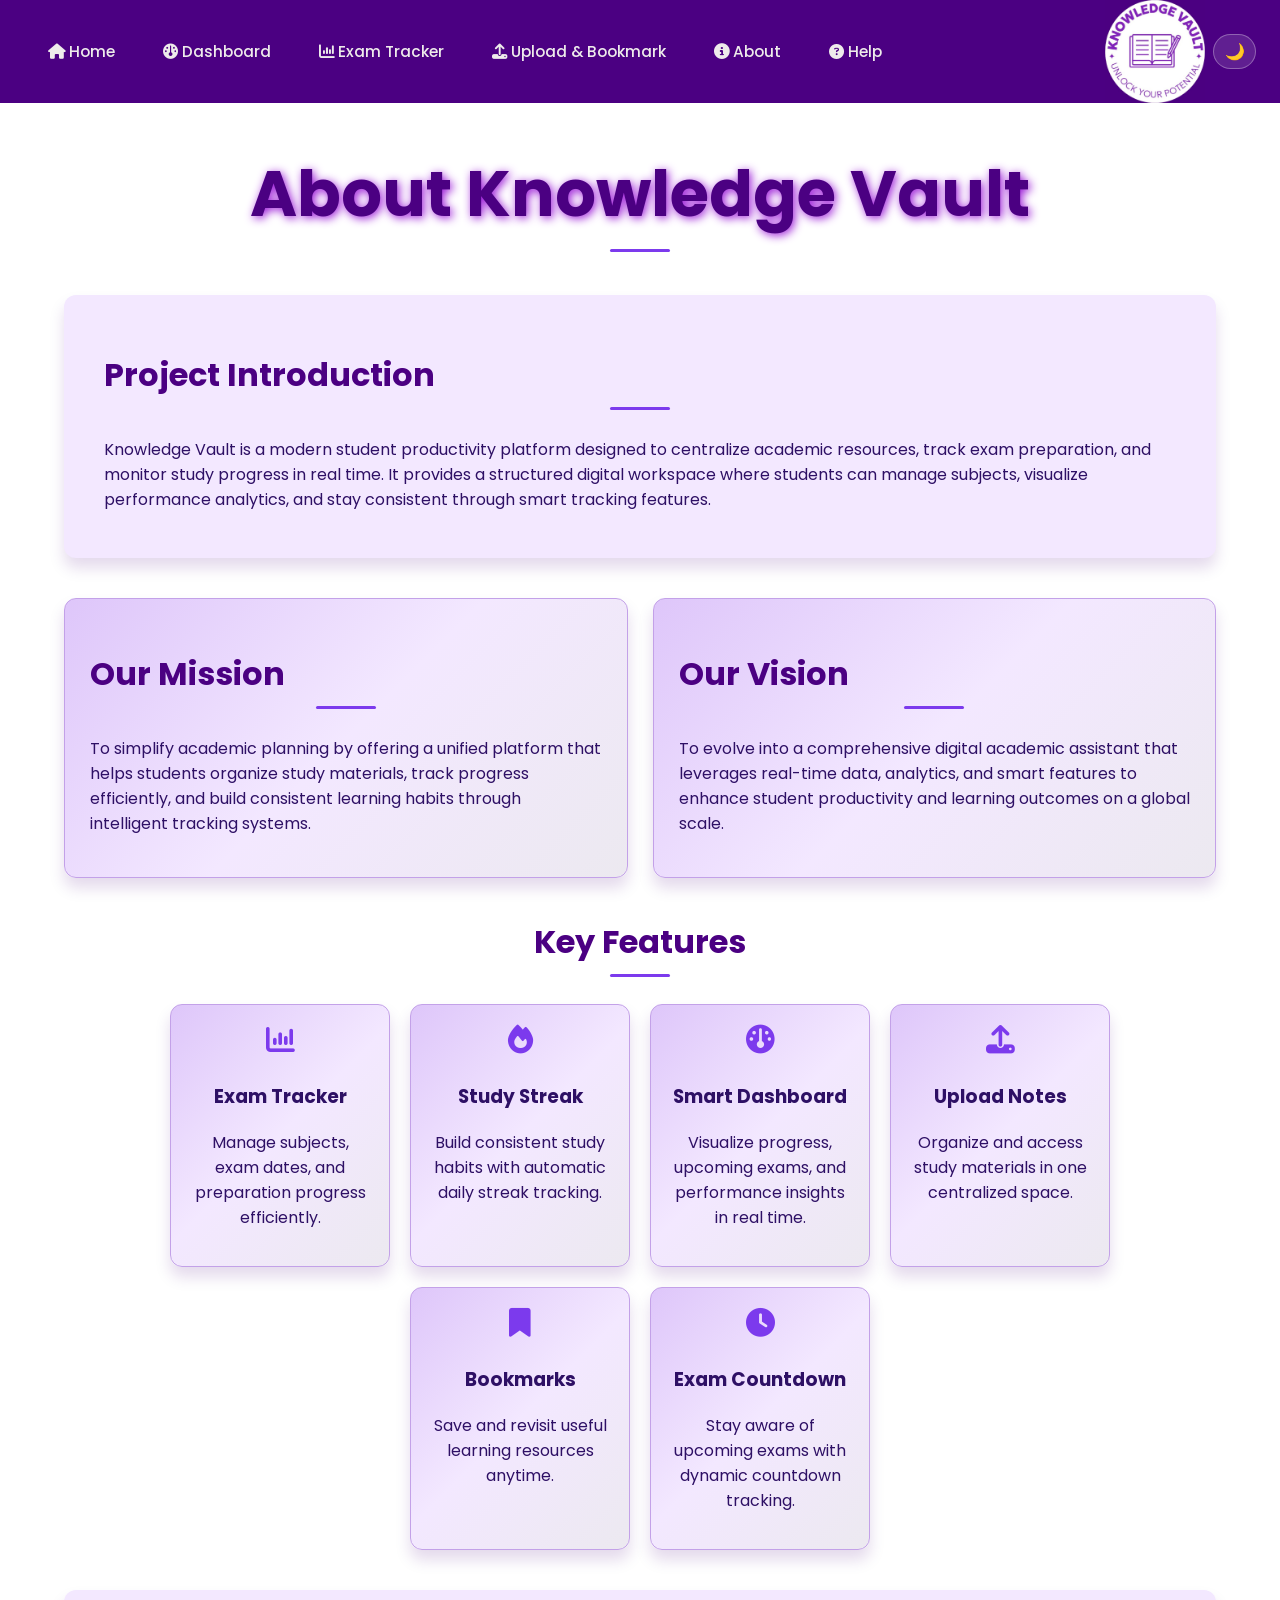
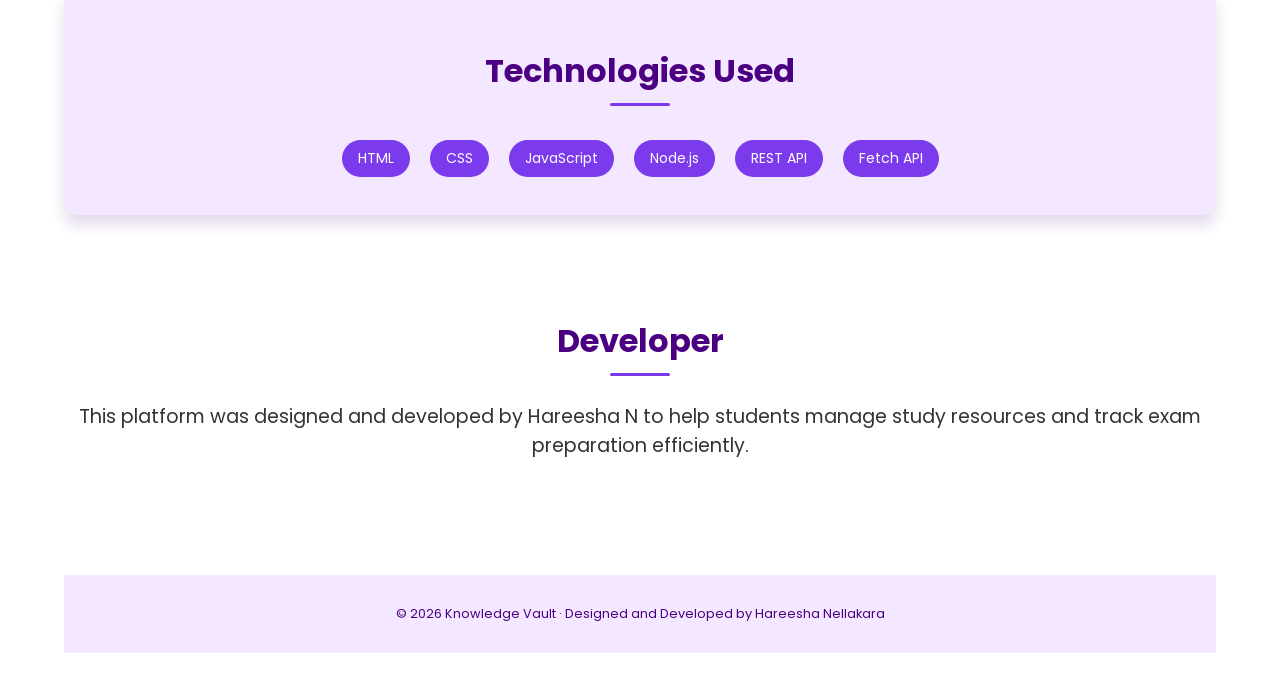
<file: about.html>
<!DOCTYPE html>
<html lang="en">

<head>
    <title>About — Knowledge Vault</title>
    <link rel="preconnect" href="https://fonts.googleapis.com">
    <link rel="preconnect" href="https://fonts.gstatic.com" crossorigin>
    <link href="https://fonts.googleapis.com/css2?family=Poppins:wght@400;500;600&display=swap" rel="stylesheet">
    <link rel="stylesheet"
        href="https://fonts.googleapis.com/css2?family=Material+Symbols+Outlined:opsz,wght,FILL,GRAD@24,400,0,0&icon_names=home" />

    <link rel="icon" href="logo.jpg">


    <link rel="stylesheet" href="https://cdnjs.cloudflare.com/ajax/libs/font-awesome/6.5.0/css/all.min.css">

    <link rel="stylesheet" href="style.css">
</head>

<body>

    <!-- Navbar -->

    <div class="navbar">
        <div class="navlinks" id="navLinks">
            <ul>
                <li><a href="index.html"><i class="fa-solid fa-house"></i> Home</a></li>
                <li><a href="dashboard.html"><i class="fa-solid fa-gauge"></i> Dashboard</a></li>
                <li><a href="exam_tracker.html"><i class="fa-solid fa-chart-column"></i> Exam Tracker</a></li>
                <li><a href="upload_bookmark.html"><i class="fa-solid fa-upload"></i> Upload & Bookmark</a></li>
                <li><a href="about.html"><i class="fa-solid fa-circle-info"></i> About</a></li>
                <li><a href="help.html"><i class="fa-solid fa-circle-question"></i> Help</a></li>
            </ul>
        </div>
        <div id="logo">
            <img src="logo.jpg" alt="logo">
        </div>
        <div class="hamburger" id="hamburger" onclick="toggleMenu()">
            ☰

        </div>

        <button id="darkToggle" onclick="toggleDark()" title="Toggle Dark Mode">🌙</button>
    </div>
    <div class="about-container">

        <h1 class="main-heading">About Knowledge Vault</h1>


        <!-- INTRODUCTION -->

        <div class="about-intro">
            <h2 class="headings">Project Introduction</h2>
            <p>
                Knowledge Vault is a modern student productivity platform designed to centralize
                academic resources, track exam preparation, and monitor study progress in real time.
                It provides a structured digital workspace where students can manage subjects,
                visualize performance analytics, and stay consistent through smart tracking features.
            </p>
        </div>


        <!-- MISSION VISION -->

        <div class="mv-grid">

            <div class="mv-card">
                <h2 class="headings">Our Mission</h2>
                <p>
                    To simplify academic planning by offering a unified platform that helps students
                    organize study materials, track progress efficiently, and build consistent
                    learning habits through intelligent tracking systems.
                </p>
            </div>

            <div class="mv-card">
                <h2 class="headings">Our Vision</h2>
                <p>
                    To evolve into a comprehensive digital academic assistant that leverages
                    real-time data, analytics, and smart features to enhance student productivity
                    and learning outcomes on a global scale.
                </p>
            </div>

        </div>


        <!-- FEATURES -->

        <h2 class="headings">Key Features</h2>

        <div class="features-row">

            <div class="feature-card">
                <i class="fa-solid fa-chart-column"></i>
                <h3>Exam Tracker</h3>
                <p>Manage subjects, exam dates, and preparation progress efficiently.</p>
            </div>

            <div class="feature-card">
                <i class="fa-solid fa-fire"></i>
                <h3>Study Streak</h3>
                <p>Build consistent study habits with automatic daily streak tracking.</p>
            </div>

            <div class="feature-card">
                <i class="fa-solid fa-gauge"></i>
                <h3>Smart Dashboard</h3>
                <p>Visualize progress, upcoming exams, and performance insights in real time.</p>
            </div>

            <div class="feature-card">
                <i class="fa-solid fa-upload"></i>
                <h3>Upload Notes</h3>
                <p>Organize and access study materials in one centralized space.</p>
            </div>

            <div class="feature-card">
                <i class="fa-solid fa-bookmark"></i>
                <h3>Bookmarks</h3>
                <p>Save and revisit useful learning resources anytime.</p>
            </div>

            <div class="feature-card">
                <i class="fa-solid fa-clock"></i>
                <h3>Exam Countdown</h3>
                <p>Stay aware of upcoming exams with dynamic countdown tracking.</p>
            </div>

        </div>


        <!-- TECH STACK -->

        <div class="tech-box">

            <h2 class="headings">Technologies Used</h2>

            <div class="tech-stack">
                <span>HTML</span>
                <span>CSS</span>
                <span>JavaScript</span>
                <span>Node.js</span>
                <span>REST API</span>
                <span>Fetch API</span>
            </div>

        </div>

        <br><br><br>

        <h2 class="headings">Developer</h2>
        <p class="text">
            This platform was designed and developed by Hareesha N to help students manage
            study resources and track exam preparation efficiently.
        </p>


        <footer>
            © 2026 Knowledge Vault · Designed and Developed by Hareesha Nellakara
        </footer>
        <script>
            document.getElementById('hamburger').addEventListener('click', function () {
                this.classList.toggle('open');
                document.getElementById('navLinks').classList.toggle('open');
            });
            function toggleDark() {
                const isDark = document.body.classList.toggle('dark');
                localStorage.setItem('darkMode', isDark ? 'on' : 'off');
                document.getElementById('darkToggle').textContent = isDark ? '☀️' : '🌙';
            }

            // On page load — restore saved preference
            (function () {
                if (localStorage.getItem('darkMode') === 'on') {
                    document.body.classList.add('dark');
                    const btn = document.getElementById('darkToggle');
                    if (btn) btn.textContent = '☀️';
                }
            })();
        </script>
</body>

</html>
</file>
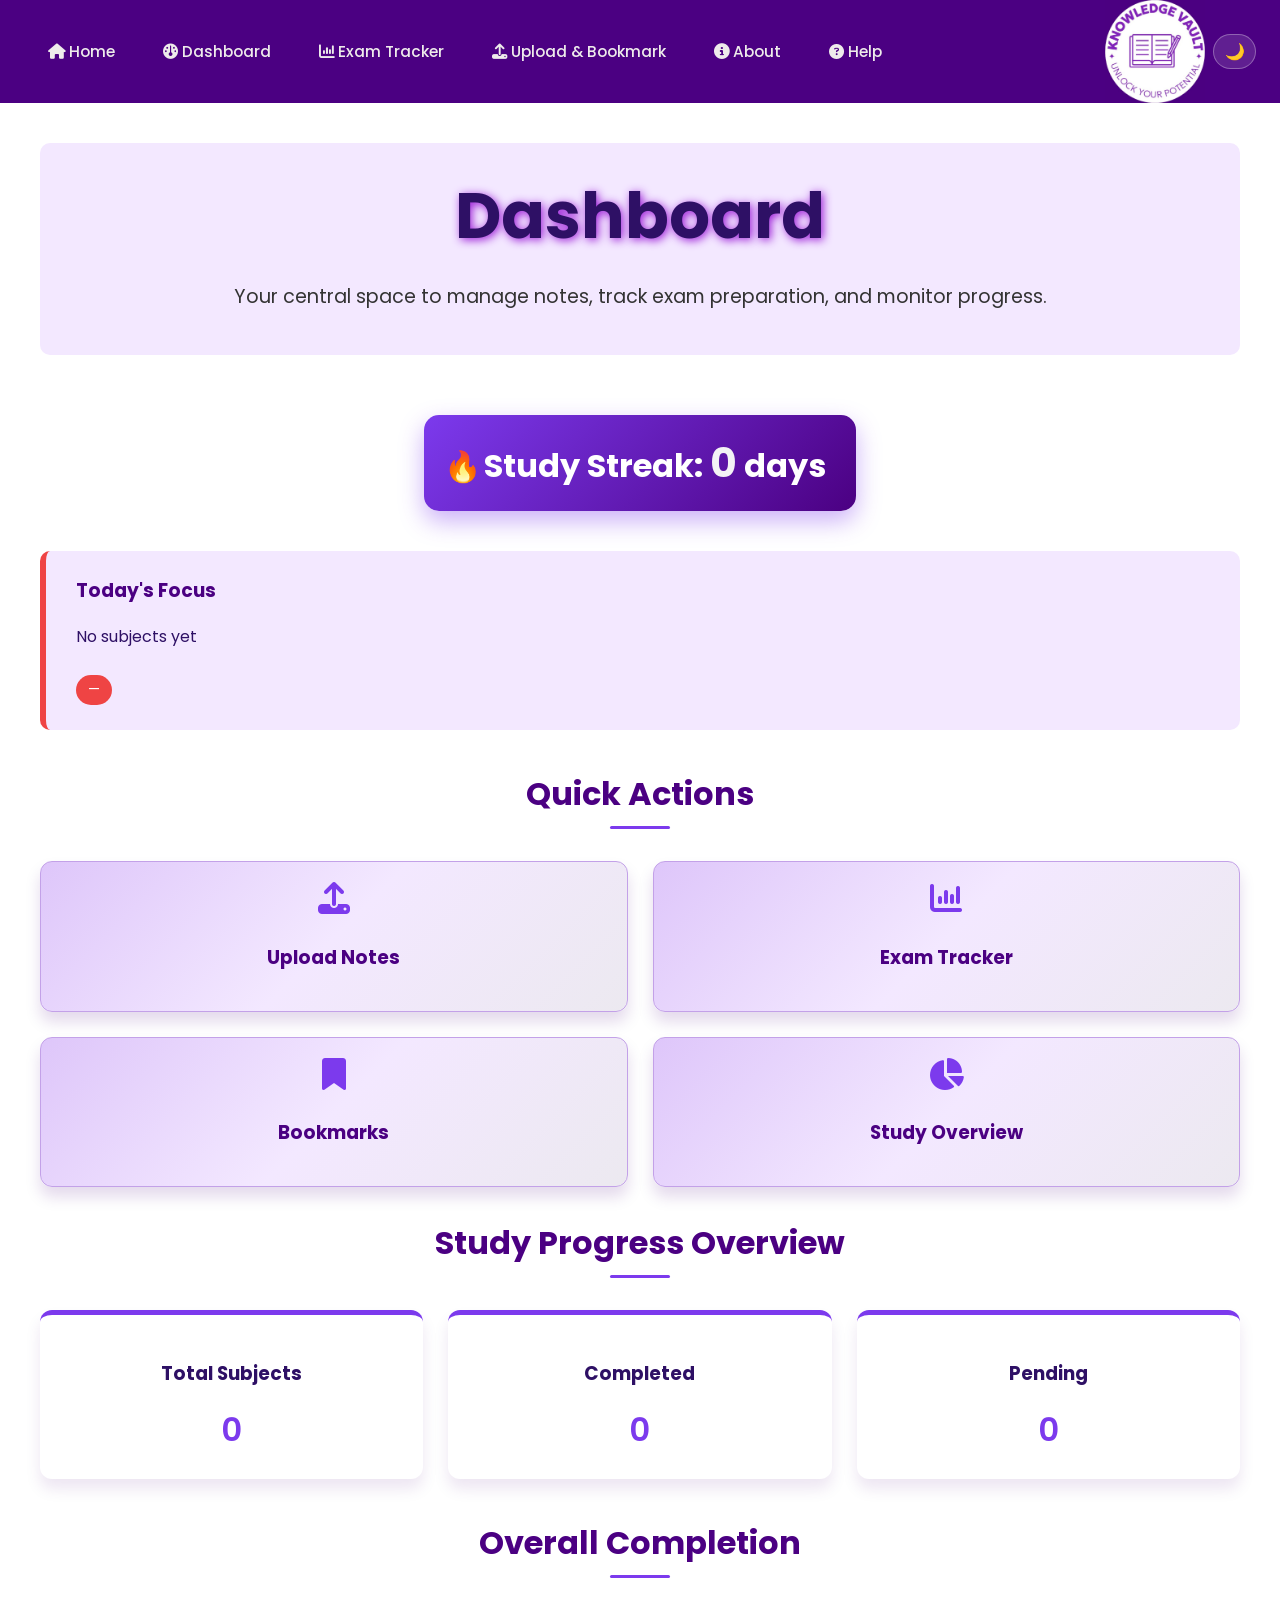
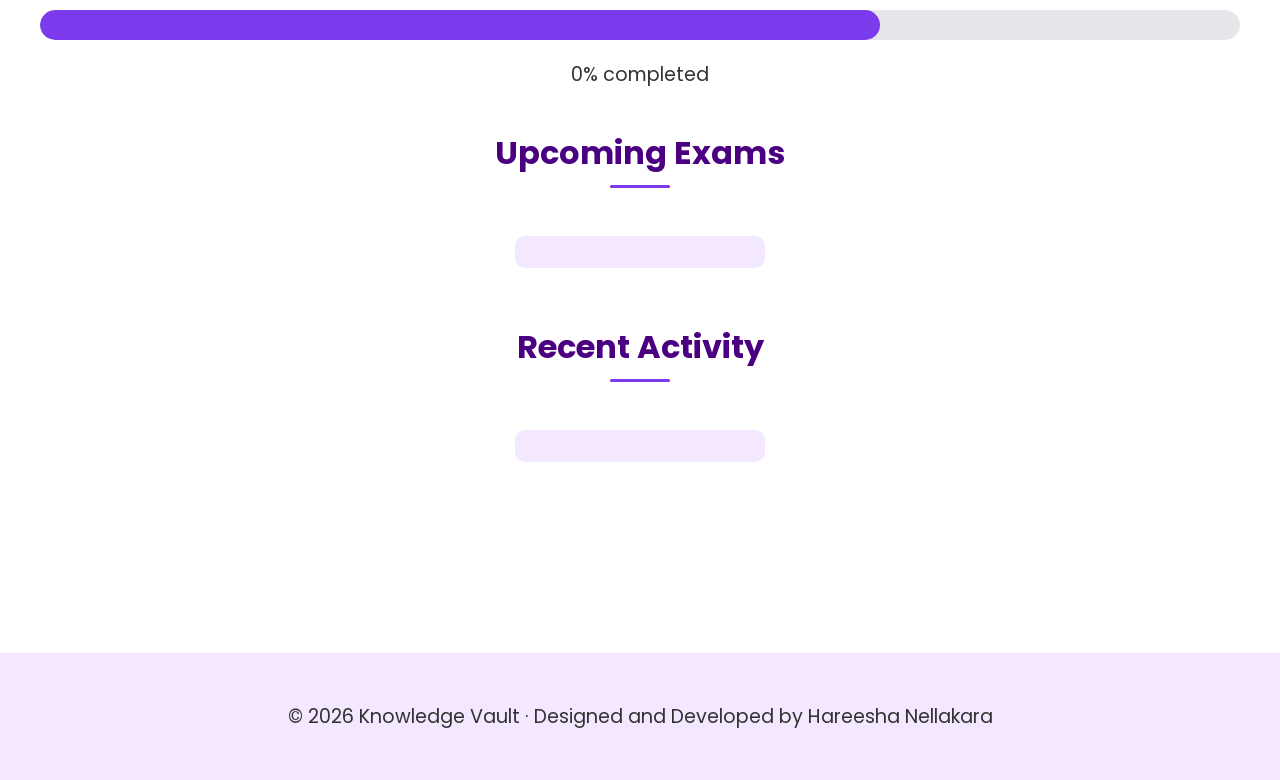
<file: dashboard.html>
<!DOCTYPE html>
<html lang="en">

<head>
    <title>Dashboard | Knowledge Vault</title>
    <link rel="icon" href="logo.jpg">
    <link rel="preconnect" href="https://fonts.googleapis.com">
    <link rel="preconnect" href="https://fonts.gstatic.com" crossorigin>
    <link href="https://fonts.googleapis.com/css2?family=Poppins:wght@400;500;600&display=swap" rel="stylesheet">

    <link rel="stylesheet" href="https://cdnjs.cloudflare.com/ajax/libs/font-awesome/6.5.0/css/all.min.css">

    <link rel="stylesheet" href="style.css">
</head>

<body>

    <!-- Navbar -->

    <div class="navbar">
        <div class="navlinks" id="navLinks">
            <ul>
                <li><a href="index.html"><i class="fa-solid fa-house"></i> Home</a></li>
                <li><a href="dashboard.html"><i class="fa-solid fa-gauge"></i> Dashboard</a></li>
                <li><a href="exam_tracker.html"><i class="fa-solid fa-chart-column"></i> Exam Tracker</a></li>
                <li><a href="upload_bookmark.html"><i class="fa-solid fa-upload"></i> Upload & Bookmark</a></li>
                <li><a href="about.html"><i class="fa-solid fa-circle-info"></i> About</a></li>
                <li><a href="help.html"><i class="fa-solid fa-circle-question"></i> Help</a></li>
            </ul>
        </div>
        <div id="logo">
            <img src="logo.jpg" alt="logo">
        </div>
        <div class="hamburger" id="hamburger" onclick="toggleMenu()">
            ☰
        
            
        </div>
        <button id="darkToggle" onclick="toggleDark()" title="Toggle Dark Mode">🌙</button>

    </div>


    <!-- Dashboard Content -->
    <div class="common dashboard">

        <!-- Welcome Section -->
        <section class="dashboard-welcome">
            <h1>Dashboard</h1>
            <p class="text">
                Your central space to manage notes, track exam preparation, and monitor progress.
            </p>
        </section>

        <div class="streak-wrapper">
            <div class="streak-box">
                Study Streak: <span id="streakCount">0</span> days
            </div>
        </div>

        <!-- Today's Focus -->
        <section class="focus-box">
            <h3>Today's Focus</h3>
            <p id="todayFocus">No subjects yet</p>
            <span class="focus-tag" id="focusPriority">—</span>
        </section>

        <!-- Quick Actions -->
        <section>
            <p class="headings">Quick Actions</p>

            <div class="dashboard-actions">
                <a href="upload_bookmark.html" class="dashboard-card">
                    <i class="fa-solid fa-upload"></i>
                    <h3>Upload Notes</h3>
                </a>

                <a href="exam_tracker.html" class="dashboard-card">
                    <i class="fa-solid fa-chart-column"></i>
                    <h3>Exam Tracker</h3>
                </a>

                <a href="upload_bookmark.html" class="dashboard-card">
                    <i class="fa-solid fa-bookmark"></i>
                    <h3>Bookmarks</h3>
                </a>

                <a href="#" class="dashboard-card">
                    <i class="fa-solid fa-chart-pie"></i>
                    <h3>Study Overview</h3>
                </a>
            </div>
        </section>

        <!-- Study Progress Overview -->
        <section>
            <p class="headings">Study Progress Overview</p>

            <div class="progress-cards">
                <div class="progress-box">
                    <h3>Total Subjects</h3>
                    <p id="totalSubjects">0</p>
                </div>

                <div class="progress-box">
                    <h3>Completed</h3>
                    <p id="completedSubjects">0</p>
                </div>

                <div class="progress-box">
                    <h3>Pending</h3>
                    <p id="pendingSubjects">0</p>
                </div>
            </div>
        </section>

        <!-- Overall Completion -->
        <section class="overall-progress">
            <p class="headings">Overall Completion</p>

            <div class="progress-bar">
                <div class="progress-fill" id="overallBar"></div>
            </div>

            <p class="text" id="overallText">0% completed</p>
        </section>



        <!-- Upcoming Exams -->
        <section class="upcoming">
            <p class="headings">Upcoming Exams</p>
            <ul id="upcomingList"></ul>
        </section>

        <!-- Recent Activity -->
        <section class="recent-activity">
            <p class="headings">Recent Activity</p>
            <ul id="activityList"></ul>
        </section>





    </div>

    <!-- Footer -->
    <footer>
        <p class="text">© 2026 Knowledge Vault · Designed and Developed by Hareesha Nellakara</p>
    </footer>


    <script src="dashboard.js"></script>
    <script>
        document.getElementById('hamburger').addEventListener('click', function () {
            this.classList.toggle('open');
            document.getElementById('navLinks').classList.toggle('open');
        });
        function toggleDark() {
            const isDark = document.body.classList.toggle('dark');
            localStorage.setItem('darkMode', isDark ? 'on' : 'off');
            document.getElementById('darkToggle').textContent = isDark ? '☀️' : '🌙';
        }

        // On page load — restore saved preference
        (function () {
            if (localStorage.getItem('darkMode') === 'on') {
                document.body.classList.add('dark');
                const btn = document.getElementById('darkToggle');
                if (btn) btn.textContent = '☀️';
            }
        })();
    </script>
</body>

</html>
</file>
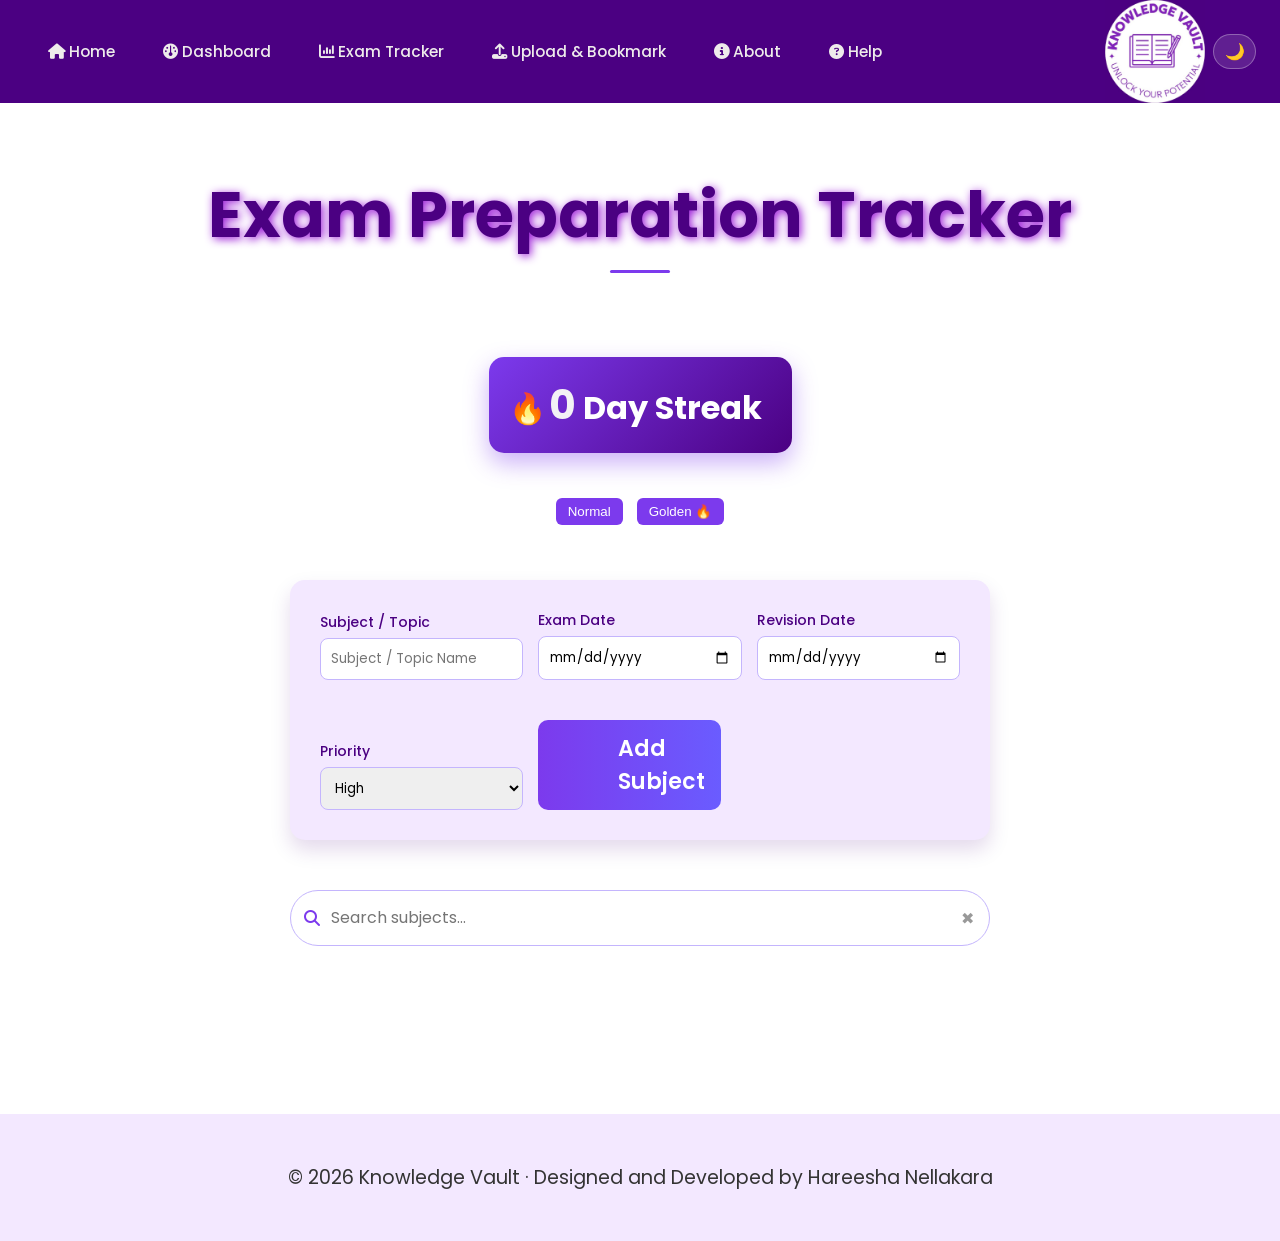
<file: exam_tracker.html>
<!DOCTYPE html>
<html lang="en">

<head>
    <title>Exam Tracker | Knowledge Vault</title>

    <link rel="stylesheet" href="style.css">
    <link rel="icon" href="logo.jpg">
    <link rel="preconnect" href="https://fonts.googleapis.com">
    <link href="https://fonts.googleapis.com/css2?family=Poppins:wght@400;500;600&display=swap" rel="stylesheet">
    <link rel="stylesheet" href="https://cdnjs.cloudflare.com/ajax/libs/font-awesome/6.5.0/css/all.min.css">

</head>

<body>



    <!-- Navbar -->

    <div class="navbar">
        <div class="navlinks" id="navLinks">
            <ul>
                <li><a href="index.html"><i class="fa-solid fa-house"></i> Home</a></li>
                <li><a href="dashboard.html"><i class="fa-solid fa-gauge"></i> Dashboard</a></li>
                <li><a href="exam_tracker.html"><i class="fa-solid fa-chart-column"></i> Exam Tracker</a></li>
                <li><a href="upload_bookmark.html"><i class="fa-solid fa-upload"></i> Upload & Bookmark</a></li>
                <li><a href="about.html"><i class="fa-solid fa-circle-info"></i> About</a></li>
                <li><a href="help.html"><i class="fa-solid fa-circle-question"></i> Help</a></li>
            </ul>
        </div>
        <div id="logo">
            <img src="logo.jpg" alt="logo">
        </div>
        <div class="hamburger" id="hamburger" onclick="toggleMenu()">
            ☰
            
        </div>

        <button id="darkToggle" onclick="toggleDark()" title="Toggle Dark Mode">🌙</button>
    </div>


    <div class="common">

        <p class="main-heading">Exam Preparation Tracker</p>

        <!-- STREAK -->
        <div class="streak-wrapper">
            <div class="streak-box">
                <span id="streakCount">0</span> Day Streak
            </div>
        </div>
        <div class="demo-buttons">
            <button onclick="demoNormal()">Normal</button>
            <button onclick="demoGolden()">Golden 🔥</button>
        </div>

        <!-- ADD SUBJECT FORM -->
        <div class="section-box">

            <form id="examForm" class="exam-form">

                <div class="form-group">
                    <label>Subject / Topic</label>
                    <input type="text" id="subjectName" class="topic-check" placeholder="Subject / Topic Name" required>
                </div>

                <div class="form-group">
                    <label>Exam Date</label>
                    <input type="date" id="examDate" class="topic-check" required>
                </div>

                <div class="form-group">
                    <label>Revision Date</label>
                    <input type="date" id="reviseDate" class="topic-check">
                </div>

                <div class="form-group">
                    <label>Priority</label>
                    <select id="priority" class="topic-check">
                        <option value="High">High</option>
                        <option value="Medium">Medium</option>
                        <option value="Low">Low</option>
                    </select>
                </div>

                <button type="submit" class="btn-main">Add Subject</button>

            </form>

        </div>
        <!-- SEARCH BAR -->
        <div class="search-container">
            <i class="fa-solid fa-magnifying-glass"></i>
            <input type="text" id="searchBox" placeholder="Search subjects...">
            <span class="clear-btn" onclick="clearSearch()">✖</span>
        </div>

        <!-- SUBJECT CARDS -->
        <div id="subjectsGrid" class="subjects-grid"></div>

    </div>

    <footer>
        <p class="text">© 2026 Knowledge Vault · Designed and Developed by Hareesha Nellakara</p>
    </footer>

    <script src="exam_tracker.js"></script>
    <script>
        document.getElementById('hamburger').addEventListener('click', function () {
            this.classList.toggle('open');
            document.getElementById('navLinks').classList.toggle('open');
        });

        function toggleDark() {
            const isDark = document.body.classList.toggle('dark');
            localStorage.setItem('darkMode', isDark ? 'on' : 'off');
            document.getElementById('darkToggle').textContent = isDark ? '☀️' : '🌙';
        }

        // On page load — restore saved preference
        (function () {
            if (localStorage.getItem('darkMode') === 'on') {
                document.body.classList.add('dark');
                const btn = document.getElementById('darkToggle');
                if (btn) btn.textContent = '☀️';
            }
        })();
    </script>
</body>

</html>
</file>
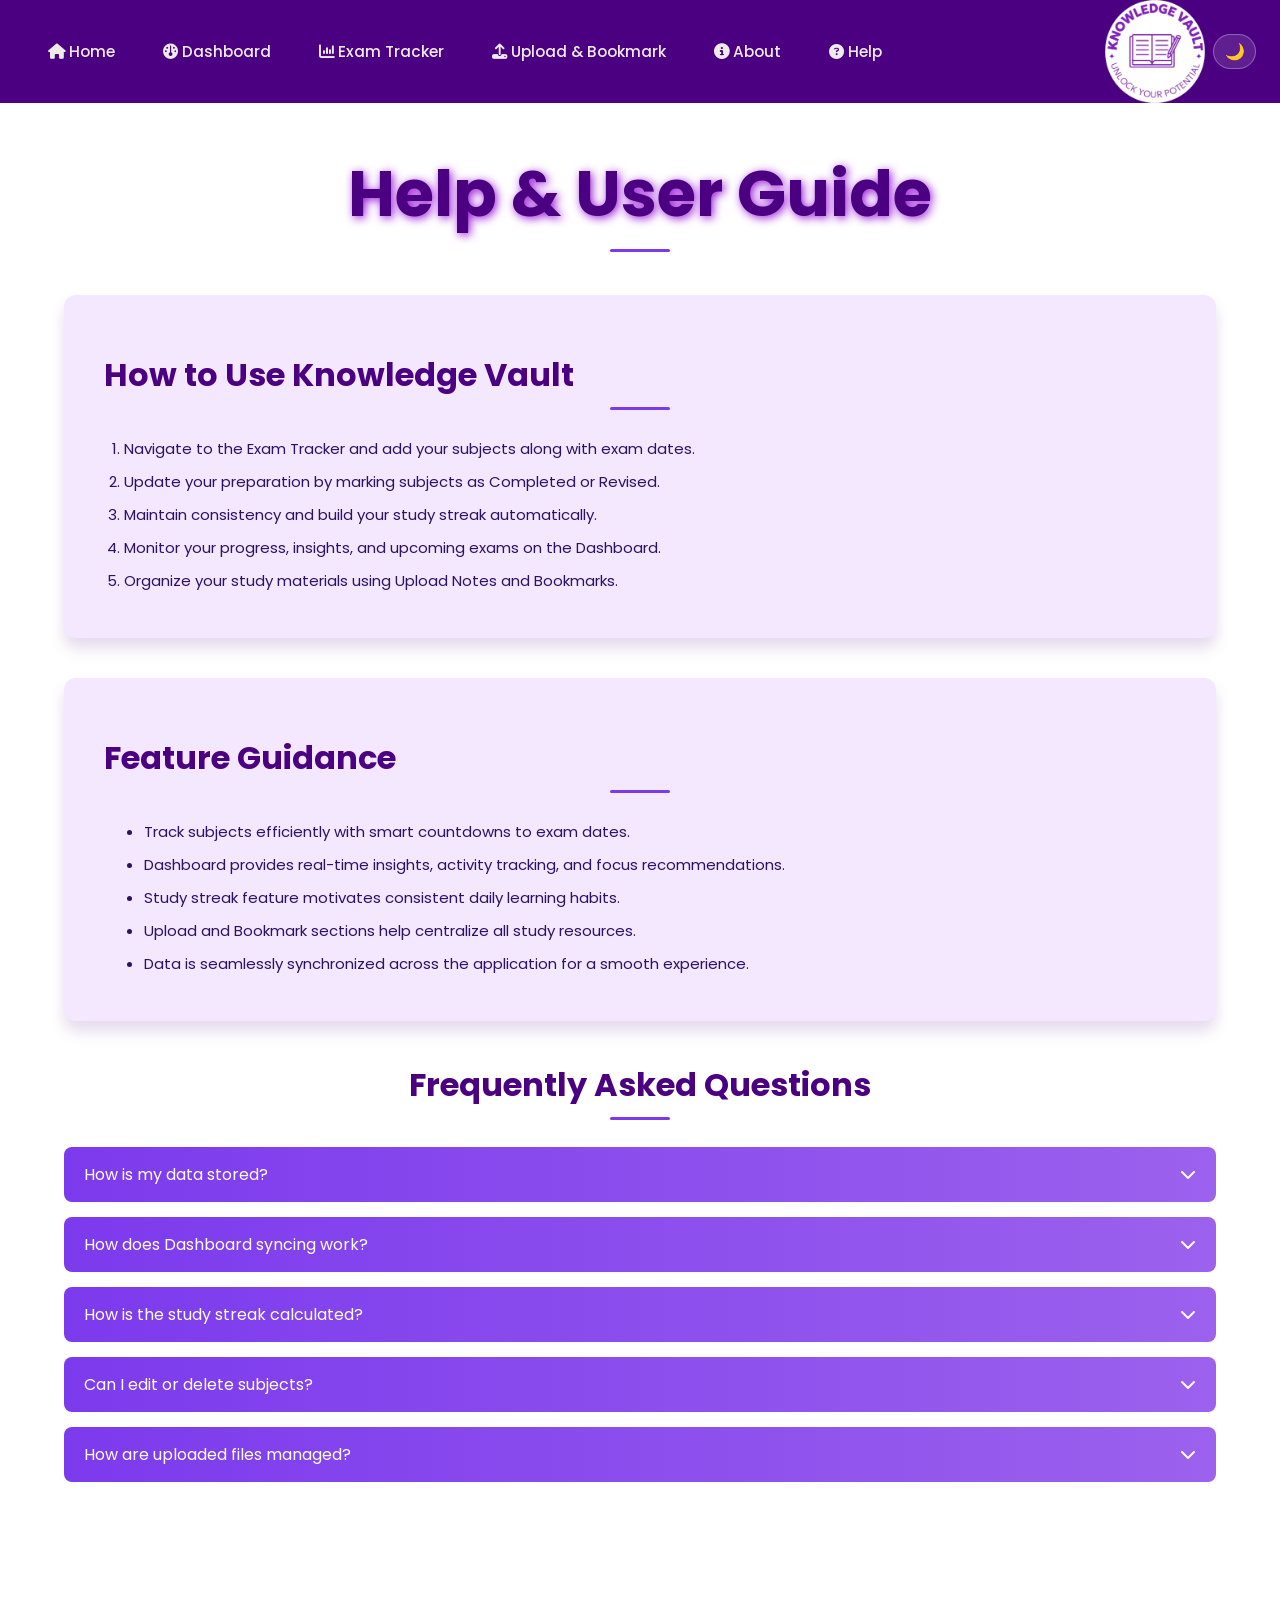
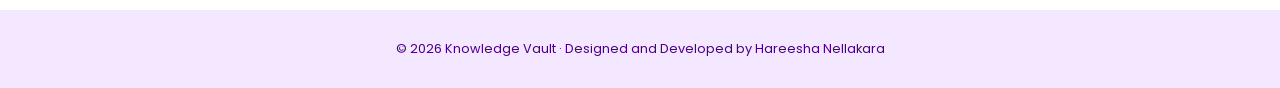
<file: help.html>
<!DOCTYPE html>
<html lang="en">

<head>
    <title>Help — Knowledge Vault</title>
    <link rel="preconnect" href="https://fonts.googleapis.com">
    <link rel="preconnect" href="https://fonts.gstatic.com" crossorigin>
    <link href="https://fonts.googleapis.com/css2?family=Poppins:wght@400;500;600&display=swap" rel="stylesheet">
    <link rel="stylesheet"
        href="https://fonts.googleapis.com/css2?family=Material+Symbols+Outlined:opsz,wght,FILL,GRAD@24,400,0,0&icon_names=home" />




    <link rel="stylesheet" href="https://cdnjs.cloudflare.com/ajax/libs/font-awesome/6.5.0/css/all.min.css">

    <link rel="stylesheet" href="style.css">
    <link rel="icon" href="logo.jpg">
</head>

<body>



    <!-- Navbar -->

    <div class="navbar">
        <div class="navlinks" id="navLinks">
            <ul>
                <li><a href="index.html"><i class="fa-solid fa-house"></i> Home</a></li>
                <li><a href="dashboard.html"><i class="fa-solid fa-gauge"></i> Dashboard</a></li>
                <li><a href="exam_tracker.html"><i class="fa-solid fa-chart-column"></i> Exam Tracker</a></li>
                <li><a href="upload_bookmark.html"><i class="fa-solid fa-upload"></i> Upload & Bookmark</a></li>
                <li><a href="about.html"><i class="fa-solid fa-circle-info"></i> About</a></li>
                <li><a href="help.html"><i class="fa-solid fa-circle-question"></i> Help</a></li>
            </ul>
        </div>
        <div id="logo">
            <img src="logo.jpg" alt="logo">
        </div>
        <div class="hamburger" id="hamburger" onclick="toggleMenu()">
            ☰

        </div>
        <button id="darkToggle" onclick="toggleDark()" title="Toggle Dark Mode">🌙</button>

    </div>
    <div class="help-container">

        <h1 class="main-heading">Help & User Guide</h1>


        <!-- HOW TO USE -->

        <div class="help-box">

            <h2 class="headings">How to Use Knowledge Vault</h2>

            <ol>
                <li>Navigate to the Exam Tracker and add your subjects along with exam dates.</li>
                <li>Update your preparation by marking subjects as Completed or Revised.</li>
                <li>Maintain consistency and build your study streak automatically.</li>
                <li>Monitor your progress, insights, and upcoming exams on the Dashboard.</li>
                <li>Organize your study materials using Upload Notes and Bookmarks.</li>
            </ol>

        </div>


        <!-- FEATURE GUIDANCE -->

        <div class="help-box">

            <h2 class="headings">Feature Guidance</h2>

            <ul>
                <li>Track subjects efficiently with smart countdowns to exam dates.</li>
                <li>Dashboard provides real-time insights, activity tracking, and focus recommendations.</li>
                <li>Study streak feature motivates consistent daily learning habits.</li>
                <li>Upload and Bookmark sections help centralize all study resources.</li>
                <li>Data is seamlessly synchronized across the application for a smooth experience.</li>
            </ul>

        </div>


        <!-- FAQ SECTION -->

        <h2 class="headings">Frequently Asked Questions</h2>


        <div class="faq-item">
            <button class="faq-question">
                How is my data stored?
                <i class="fa-solid fa-chevron-down"></i>
            </button>
            <div class="faq-answer">
                Your data is securely managed through a backend system, ensuring smooth
                synchronization and consistent access across all sections of the application.
            </div>
        </div>


        <div class="faq-item">
            <button class="faq-question">
                How does Dashboard syncing work?
                <i class="fa-solid fa-chevron-down"></i>
            </button>
            <div class="faq-answer">
                The dashboard dynamically fetches and updates real-time data from the backend,
                providing accurate insights, upcoming exams, and recent activity.
            </div>
        </div>


        <div class="faq-item">
            <button class="faq-question">
                How is the study streak calculated?
                <i class="fa-solid fa-chevron-down"></i>
            </button>
            <div class="faq-answer">
                Your study streak increases as you stay consistent with daily activity such as
                completing or revising subjects, encouraging disciplined learning habits.
            </div>
        </div>


        <div class="faq-item">
            <button class="faq-question">
                Can I edit or delete subjects?
                <i class="fa-solid fa-chevron-down"></i>
            </button>
            <div class="faq-answer">
                Yes, you have full control to update, revise, or remove subjects at any time,
                with changes instantly reflected across the dashboard.
            </div>
        </div>


        <div class="faq-item">
            <button class="faq-question">
                How are uploaded files managed?
                <i class="fa-solid fa-chevron-down"></i>
            </button>
            <div class="faq-answer">
                Uploaded files are efficiently handled within the application to provide
                quick and organized access to your study materials, with scope for future
                enhancements using advanced storage solutions.
            </div>
        </div>

    </div>


    <footer>
        © 2026 Knowledge Vault · Designed and Developed by Hareesha Nellakara
    </footer>



    <!-- FAQ DROPDOWN SCRIPT -->

    <script>

        const faqQuestions = document.querySelectorAll(".faq-question");

        faqQuestions.forEach(btn => {
            btn.addEventListener("click", () => {

                btn.classList.toggle("active");

                const answer = btn.nextElementSibling;
                answer.classList.toggle("show");

            });
        });

    </script>
    <script>
        document.getElementById('hamburger').addEventListener('click', function () {
            this.classList.toggle('open');
            document.getElementById('navLinks').classList.toggle('open');
        });

        function toggleDark() {
            const isDark = document.body.classList.toggle('dark');
            localStorage.setItem('darkMode', isDark ? 'on' : 'off');
            document.getElementById('darkToggle').textContent = isDark ? '☀️' : '🌙';
        }

        // On page load — restore saved preference
        (function () {
            if (localStorage.getItem('darkMode') === 'on') {
                document.body.classList.add('dark');
                const btn = document.getElementById('darkToggle');
                if (btn) btn.textContent = '☀️';
            }
        })();
    </script>
</body>

</html>
</file>
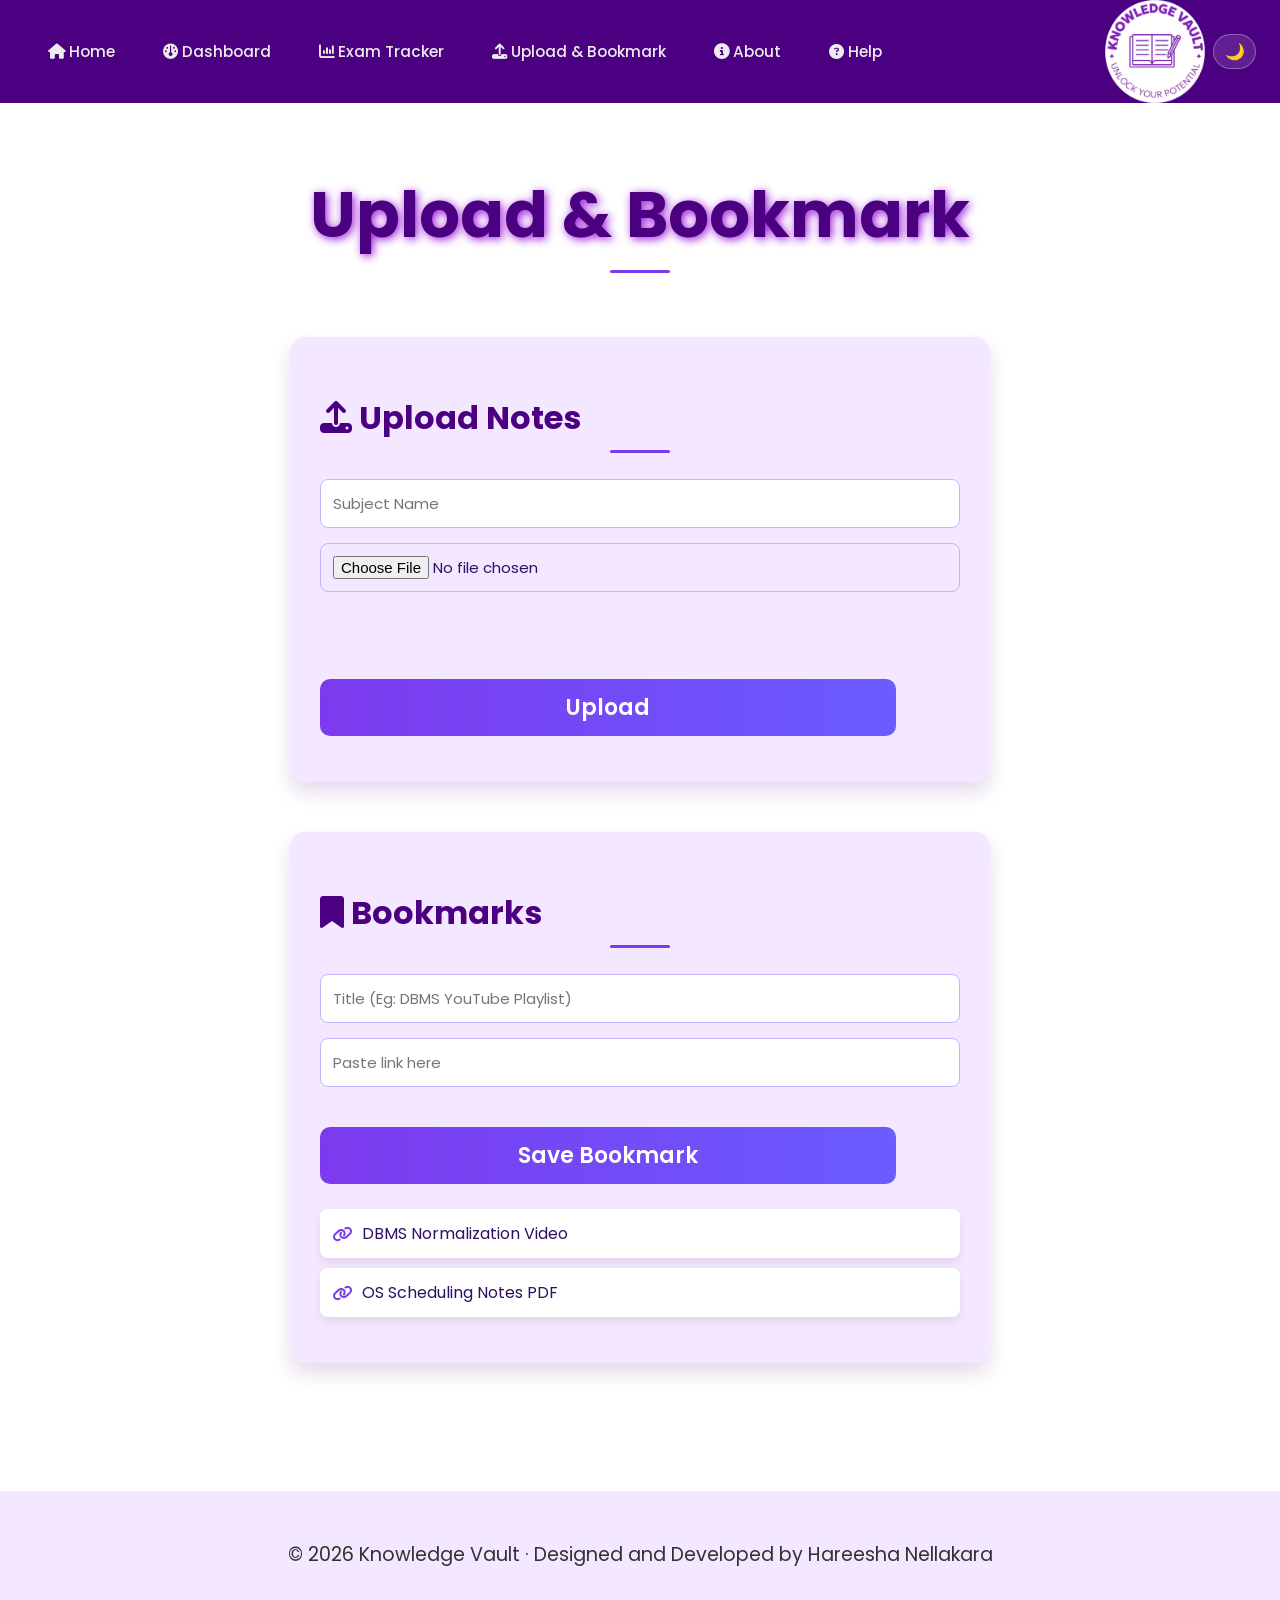
<file: upload_bookmark.html>
<!DOCTYPE html>
<html lang="en">

<head>
    <title>Upload & Bookmark | Knowledge Vault</title>

    <link rel="preconnect" href="https://fonts.googleapis.com">
    <link href="https://fonts.googleapis.com/css2?family=Poppins:wght@400;500;600&display=swap" rel="stylesheet">
    <link rel="icon" href="logo.jpg">
    <link rel="stylesheet" href="https://cdnjs.cloudflare.com/ajax/libs/font-awesome/6.5.0/css/all.min.css">
    <link rel="stylesheet" href="style.css">
</head>

<body>

    <!-- Navbar -->

    <div class="navbar">
        <div class="navlinks" id="navLinks">
            <ul>
                <li><a href="index.html"><i class="fa-solid fa-house"></i> Home</a></li>
                <li><a href="dashboard.html"><i class="fa-solid fa-gauge"></i> Dashboard</a></li>
                <li><a href="exam_tracker.html"><i class="fa-solid fa-chart-column"></i> Exam Tracker</a></li>
                <li><a href="upload_bookmark.html"><i class="fa-solid fa-upload"></i> Upload & Bookmark</a></li>
                <li><a href="about.html"><i class="fa-solid fa-circle-info"></i> About</a></li>
                <li><a href="help.html"><i class="fa-solid fa-circle-question"></i> Help</a></li>
            </ul>
        </div>
        <div id="logo">
            <img src="logo.jpg" alt="logo">
        </div>
        <div class="hamburger" id="hamburger" onclick="toggleMenu()">
            ☰
            
        </div>
        <button id="darkToggle" onclick="toggleDark()" title="Toggle Dark Mode">🌙</button>

    </div>


    <div class="common">

        <p class="main-heading">Upload & Bookmark</p>

        <!-- Upload Section -->
        <section id="upload" class="section-box">
            <h2 class="headings"><i class="fa-solid fa-upload"></i> Upload Notes</h2>

            <form class="upload-form">
                <input type="text" placeholder="Subject Name" required>
                <input type="file" id="fileUpload" required>
                <ul id="notesList"></ul>
                <button type="submit" class="btn-main">Upload</button>
            </form>
        </section>

        <!-- Bookmark Section -->
        <section id="bookmark" class="section-box">
            <h2 class="headings"><i class="fa-solid fa-bookmark"></i> Bookmarks</h2>

            <form class="bookmark-form">
                <input type="text" placeholder="Title (Eg: DBMS YouTube Playlist)" required>
                <input type="url" placeholder="Paste link here" required>
                <button type="submit" class="btn-main">Save Bookmark</button>
            </form>

            <ul class="bookmark-list">
                <li>
                    <i class="fa-solid fa-link"></i>
                    DBMS Normalization Video
                </li>
                <li>
                    <i class="fa-solid fa-link"></i>
                    OS Scheduling Notes PDF
                </li>
            </ul>
        </section>

    </div>

    <footer>
        <p class="text">© 2026 Knowledge Vault · Designed and Developed by Hareesha Nellakara</p>
    </footer>

    <script src="upload_bookmark.js"></script>
    <script>
        document.getElementById('hamburger').addEventListener('click', function () {
            this.classList.toggle('open');
            document.getElementById('navLinks').classList.toggle('open');
        });

        function toggleDark() {
            const isDark = document.body.classList.toggle('dark');
            localStorage.setItem('darkMode', isDark ? 'on' : 'off');
            document.getElementById('darkToggle').textContent = isDark ? '☀️' : '🌙';
        }

        // On page load — restore saved preference
        (function () {
            if (localStorage.getItem('darkMode') === 'on') {
                document.body.classList.add('dark');
                const btn = document.getElementById('darkToggle');
                if (btn) btn.textContent = '☀️';
            }
        })();
    </script>
</body>

</html>
</file>
<file: style.css>
/* =====================================================
   BASE RESET — prevents horizontal overflow / cutting
   ===================================================== */

*, *::before, *::after {
    box-sizing: border-box;
}

html {
    overflow-x: hidden;
}

body {
    margin: 0;
    font-family: "Poppins", sans-serif;
    background-color: #ffffff;
    color: #2E1065;
    font-size: 16px;
    text-align: center;
    overflow-x: hidden;
    width: 100%;
    min-width: 0;
}

/* =====================================================
   NAVBAR
   ===================================================== */

.navbar {
    padding: 0 1.5rem;
    background-color: #4B0082;
    text-align: left;
    min-height: 4rem;
    height: auto;
    display: flex;
    align-items: center;
    justify-content: space-between;
    position: relative;
    z-index: 1000;
    width: 100%;
    flex-wrap: nowrap;
}

.navbar ul {
    list-style-type: none;
    margin: 0;
    padding: 0;
    background-color: #4B0082;
    display: flex;
    align-items: center;
    flex-wrap: nowrap;
    min-width: 0;
    overflow: visible;
}

.navbar ul li {
    float: none;
}

.navbar ul li a {
    display: block;
    color: #eeebeb;
    text-align: center;
    padding: 1.25rem 1.5rem;
    text-decoration: none;
    font-size: clamp(0.85rem, 1.2vw, 1.1rem);
    font-weight: 500;
    white-space: nowrap;
}

.navbar ul li a:hover {
    background-color: #faf9f9;
    color: #4B0082;
}

/* --- Logo (right side, same as original) --- */
#logo {
    margin: 0;
    background-color: #2E1065;
    padding: 0;
    flex-shrink: 0;
}

#logo img {
    width: clamp(60px, 8vw, 100px);
    height: auto;
    display: block;
}

/* --- Hamburger icon — works with ☰ text inside div --- */
.hamburger {
    display: none;
    align-items: center;
    justify-content: center;
    width: 2.5rem;
    height: 2.5rem;
    cursor: pointer;
    z-index: 1100;
    flex-shrink: 0;
    color: #ffffff;
    font-size: 1.75rem;
    line-height: 1;
    user-select: none;
    margin-left: 0.5rem;
}

/* Also support span-based hamburger if used */
.hamburger span {
    display: block;
    width: 1.75rem;
    height: 3px;
    background-color: #ffffff;
    border-radius: 3px;
    transition: all 0.35s ease;
    transform-origin: center;
}
.hamburger.open span:nth-child(1) { transform: translateY(9.5px) rotate(45deg); }
.hamburger.open span:nth-child(2) { opacity: 0; transform: scaleX(0); }
.hamburger.open span:nth-child(3) { transform: translateY(-9.5px) rotate(-45deg); }

/* --- .navlinks wrapper div (your HTML wraps <ul> inside .navlinks) --- */
.navlinks {
    display: flex;
    align-items: center;
    flex: 1;
    min-width: 0;
    overflow: hidden;
}

.navlinks ul {
    list-style: none;
    margin: 0;
    padding: 0;
    background-color: #4B0082;
    display: flex;
    align-items: center;
    flex-wrap: nowrap;
    min-width: 0;
}

/* =====================================================
   HEADER
   ===================================================== */

header {
    background-color: #4B0082;
    overflow: auto;
    padding: 0.625rem 0;
    width: 100%;
}

/* =====================================================
   DETAILS BAR
   ===================================================== */

.details {
    text-align: left;
    padding: 0.625rem 2.5rem;
    font-size: 0.875rem;
    color: #4B0082;
    background-color: #F3E8FF;
    border-bottom: 1px solid #D8B4FE;
}

/* =====================================================
   HERO
   ===================================================== */

.hero {
    padding: 3.75rem 2.5rem;
}

.herotext img {
    width: clamp(150px, 30vw, 300px);
    height: auto;
    max-width: 100%;
}

.herotext h1 {
    font-size: clamp(1.2rem, 3vw, 2rem);
    color: #4B0082;
    margin-bottom: 0.75rem;
}

/* =====================================================
   TEXT
   ===================================================== */

.text {
    font-size: clamp(1rem, 1.5vw, 1.25rem);
    color: #333;
}

/* =====================================================
   FEATURE CARDS SECTION
   ===================================================== */

.features-section {
    padding: 3.125rem 1.25rem;
}

@keyframes slideUp {
    from { opacity: 0; transform: translateY(25px); }
    to   { opacity: 1; transform: translateY(0); }
}

.cards {
    display: inline-block;
    vertical-align: top;
    margin: 0.75rem;
    text-align: center;
    background: linear-gradient(135deg, #dec6fa 0%, #F3E8FF 50%, #ece9f0 100%);
    padding: 1.25rem 1rem;
    width: clamp(160px, 18vw, 220px);
    min-height: auto;
    border-radius: 10px;
    box-shadow: 0px 10px 10px rgba(75, 0, 130, 0.15);
    border: 1px solid #c3a1e8;
    word-wrap: break-word;
    transition: 0.3s;
    margin-top: 0;
    animation: slideUp 0.6s ease forwards;
}

.cards h3 { color: #4B0082; margin-top: 0; text-align: center; font-size: 1rem; }
.cards p  { font-size: 0.875rem; color: #333; text-align: center; }
.cards:hover { box-shadow: 10px 20px 20px rgba(138, 57, 213, 0.2); }
.cards p::first-letter { font-size: 1.2em; font-weight: bold; color: #7C3AED; margin-right: 1px; }
.cards h3::before { content: "⭐ "; color: #5708e0; }

/* =====================================================
   BUTTONS
   ===================================================== */

#btn {
    width: 100%;
    height: 2.5rem;
    background-color: #7C3AED;
    color: white;
    border: 1px solid #4B0082;
    border-radius: 12px;
    font-family: 'Poppins', sans-serif;
    font-weight: 500;
    cursor: pointer;
    margin-top: 0.75rem;
    font-size: 0.875rem;
    transition: 0.3s;
}

.btn-main {
    padding: 0.75rem 5rem;
    background: linear-gradient(90deg, #7C3AED, #6a5cff);
    color: white;
    border: none;
    border-radius: 10px;
    font-family: 'Poppins', sans-serif;
    font-weight: 600;
    cursor: pointer;
    margin-top: 1.5625rem;
    font-size: clamp(1rem, 2vw, 1.375rem);
    display: inline-block;
    transition: 0.3s;
    position: relative;
    z-index: 1;
    max-width: 90%;
}

.btn-main:hover {
    transform: translateY(-2px) scale(1.03);
    box-shadow: 0 0 20px #6a5cff, 0 0 40px #1e4ff0;
}

/* =====================================================
   TYPOGRAPHY
   ===================================================== */

.main-heading {
    font-size: clamp(1.8rem, 5vw, 4rem);
    font-weight: 700;
    color: #4B0082;
    text-shadow: 2px 2px 10px rgb(155, 26, 215);
}

.headings {
    font-size: clamp(1.2rem, 3vw, 2rem);
    font-weight: 700;
    color: #4B0082;
    position: relative;
}

.headings::after, .main-heading::after {
    content: "";
    display: block;
    width: 60px;
    height: 3px;
    background-color: #7C3AED;
    margin: 8px auto;
    border-radius: 5px;
}

/* =====================================================
   VIDEO & AUDIO
   ===================================================== */

video {
    max-width: 80%;
    width: 100%;
    height: auto;
    margin: 1.25rem auto;
    display: block;
    border: 2px solid #4B0082;
    border-radius: 10px;
}

audio {
    width: clamp(200px, 40%, 100%);
    max-width: 100%;
}

video:hover, audio:hover {
    box-shadow: 0 12px 25px rgba(75, 0, 130, 0.25);
    transition: 0.3s;
}

.spacer { margin-bottom: 2em; }
.gif, .audiofile { margin-left: 1.25rem; }

/* =====================================================
   FOOTER
   ===================================================== */

footer {
    margin-top: 10%;
    padding: 1.875rem;
    font-size: 0.8em;
    background-color: #F3E8FF;
    color: #4B0082;
}

/* =====================================================
   DASHBOARD
   ===================================================== */

.dashboard { padding: 2.5rem; }

.dashboard-welcome {
    background-color: #F3E8FF;
    padding: 1.5625rem 1.875rem;
    border-radius: 10px;
    text-align: center;
    margin-bottom: 2.5rem;
}

.dashboard-welcome h1 {
    margin: auto;
    font-size: clamp(1.8rem, 5vw, 4rem);
    text-shadow: 2px 2px 10px rgb(155, 26, 215);
}

.dashboard-actions {
    display: grid;
    grid-template-columns: repeat(2, 1fr);
    gap: 1.5625rem;
    margin-top: 1.25rem;
}

.dashboard-card {
    background: linear-gradient(135deg, #dec6fa 0%, #F3E8FF 50%, #ece9f0 100%);
    padding: 1.25rem;
    border-radius: 12px;
    box-shadow: 0px 10px 15px rgba(75, 0, 130, 0.15);
    border: 1px solid #c3a1e8;
    text-decoration: none;
    color: #4B0082;
    transition: 0.3s;
    text-align: center;
}

.dashboard-card:hover {
    transform: translateY(-5px);
    box-shadow: 0px 18px 25px rgba(75, 0, 130, 0.25);
}

.dashboard-card i { font-size: 2em; color: #7C3AED; margin-bottom: 10px; }

.progress-cards {
    display: flex;
    gap: 1.5625rem;
    margin-top: 1.25rem;
    flex-wrap: wrap;
}

.progress-box {
    flex: 1;
    min-width: 8.75rem;
    background-color: #ffffff;
    padding: 1.5625rem;
    border-radius: 12px;
    border-top: 5px solid #7C3AED;
    box-shadow: 0px 10px 15px rgba(75, 0, 130, 0.1);
}

.progress-box p { font-size: 2em; font-weight: 600; color: #7C3AED; margin: 0; }

.overall-progress { margin: 2.5rem 0; }

.progress-bar {
    width: 100%;
    height: 1.875rem;
    background-color: #E5E7EB;
    border-radius: 20px;
    overflow: hidden;
}

.progress-fill {
    width: 70%;
    height: 100%;
    background-color: #7C3AED;
    border-radius: 20px;
}

.recent-activity ul {
    background-color: #F3E8FF;
    padding: 1rem 1.25rem;
    border-radius: 10px;
    list-style: none;
    text-align: left;
    display: inline-block;
    width: auto;
    min-width: 250px;
    max-width: 400px;
}

.recent-activity ul li { padding: 0.5rem 0; }
.recent-activity ul li::before { content: "✔ "; color: #7C3AED; font-weight: bold; }

.focus-box {
    background-color: #F3E8FF;
    padding: 1.5625rem 1.875rem;
    border-left: 6px solid #EF4444;
    border-radius: 10px;
    text-align: left;
    margin-bottom: 2.5rem;
}

.focus-box h3 { color: #4B0082; margin-top: 0; }

.focus-tag {
    display: inline-block;
    margin-top: 10px;
    padding: 5px 12px;
    background-color: #EF4444;
    color: white;
    font-size: 0.85em;
    border-radius: 20px;
}

.upcoming ul,
.pinned ul {
    background-color: #F3E8FF;
    padding: 1rem 1.25rem;
    border-radius: 10px;
    list-style-type: none;
    text-align: left;
    display: inline-block;
    width: auto;
    min-width: 250px;
    max-width: 400px;
}

/* Each upcoming exam row: name on left, date on right, no giant gap */
.upcoming ul li {
    display: flex;
    align-items: center;
    padding: 0.4rem 0;
    gap: 0.5rem;
    flex-wrap: wrap;
}

.date {
    padding-left: 0;
    float: none;
    font-weight: 500;
    color: #7C3AED;
    white-space: nowrap;
    flex-shrink: 0;
    font-size: 0.9rem;
    margin-left: auto;
}
.recent-activity,
.upcoming {
    text-align: center;
}

.upcoming ul { list-style-type: none; }
.pinned ul li { padding: 0.625rem 0; font-size: 1.1em; color: #333; }
.upcoming ul li span { font-weight: 500; color: #333; }
.pinned ul li::before { content: "📌 "; }

/* =====================================================
   BOOKMARKS
   ===================================================== */

.section-box {
    max-width: 700px;
    width: 90%;
    margin: 3.125rem auto;
    padding: 1.875rem;
    background-color: #F3E8FF;
    border-radius: 15px;
    box-shadow: 0px 10px 20px rgba(75, 0, 130, 0.15);
    text-align: left;
}

.upload-form,
.bookmark-form {
    display: flex;
    flex-direction: column;
    gap: 0.9375rem;
    margin-top: 1.25rem;
}

.upload-form input,
.bookmark-form input {
    padding: 0.75rem;
    border-radius: 8px;
    border: 1px solid #C4B5FD;
    font-family: 'Poppins', sans-serif;
    font-size: 0.9375rem;
    width: 100%;
}

.bookmark-list { margin-top: 1.5625rem; padding-left: 0; list-style: none; }

.bookmark-list li {
    padding: 0.75rem;
    margin-bottom: 0.625rem;
    background-color: #ffffff;
    border-radius: 8px;
    box-shadow: 0px 5px 10px rgba(0, 0, 0, 0.08);
    display: flex;
    align-items: center;
    gap: 0.625rem;
    word-break: break-all;
}

.bookmark-list i { color: #7C3AED; }

/* =====================================================
   EXAM TRACKER
   ===================================================== */

.exam-form {
    display: grid;
    grid-template-columns: repeat(auto-fit, minmax(200px, 1fr));
    gap: 0.9375rem;
    align-items: end;
}

.form-group { display: flex; flex-direction: column; text-align: left; }
.form-group label { font-size: 0.875rem; font-weight: 500; color: #4B0082; margin-bottom: 5px; }

.exam-form input,
.exam-form select {
    padding: 0.625rem;
    border-radius: 8px;
    border: 1px solid #C4B5FD;
    font-family: 'Poppins', sans-serif;
    width: 100%;
}

.subjects-grid {
    display: flex;
    flex-wrap: wrap;
    gap: 1.25rem;
    margin-top: 2.5rem;
}

.subject-card {
    flex: 1 1 17.5rem;
    max-width: 20rem;
    background: linear-gradient(135deg, #dec6fa 0%, #F3E8FF 50%, #ece9f0 100%);
    padding: 1.25rem;
    border-radius: 12px;
    box-shadow: 0px 10px 15px rgba(75, 0, 130, 0.15);
    border: 1px solid #c3a1e8;
    text-align: left;
    position: relative;
}

.priority-badge { position: absolute; top: 12px; right: 12px; padding: 4px 10px; border-radius: 20px; font-size: 0.75rem; color: white; }
.high   { background: #EF4444; }
.medium { background: #F59E0B; }
.low    { background: #3B82F6; }

.subject-dates { font-size: 0.875rem; color: #333; margin: 10px 0; }
.countdown { font-size: 0.8125rem; font-weight: 500; color: #7C3AED; }

.subject-progress { width: 100%; height: 10px; background: #E5E7EB; border-radius: 10px; overflow: hidden; margin: 10px 0; }
.subject-progress-fill { height: 100%; background: #22C55E; width: 0%; }

.subject-buttons { display: flex; gap: 0.5rem; flex-wrap: wrap; }
.subject-buttons button { flex: 1; min-width: 3.75rem; padding: 6px; border: none; border-radius: 6px; color: white; font-size: 0.8125rem; cursor: pointer; }
.complete-btn { background: #22C55E; }
.revise-btn   { background: #EAB308; }
.delete-btn   { background: #EF4444; }

/* =====================================================
   ABOUT PAGE
   ===================================================== */

.about-container { width: 90%; margin: 2.5rem auto; text-align: center; }

.about-intro {
    background-color: #F3E8FF;
    padding: 1.875rem 2.5rem;
    border-radius: 12px;
    box-shadow: 0px 10px 15px rgba(75, 0, 130, 0.15);
    margin-bottom: 2.5rem;
    text-align: left;
}

.mv-grid {
    display: grid;
    grid-template-columns: repeat(2, 1fr);
    gap: 1.5625rem;
    margin-bottom: 2.5rem;
}

.mv-card {
    background: linear-gradient(135deg, #dec6fa 0%, #F3E8FF 50%, #ece9f0 100%);
    padding: 1.5625rem;
    border-radius: 12px;
    box-shadow: 0px 10px 15px rgba(75, 0, 130, 0.15);
    border: 1px solid #c3a1e8;
    text-align: left;
}

.features-row {
    display: flex;
    flex-wrap: wrap;
    gap: 1.25rem;
    justify-content: center;
    margin-bottom: 2.5rem;
}

.feature-card {
    background: linear-gradient(135deg, #dec6fa 0%, #F3E8FF 50%, #ece9f0 100%);
    padding: 1.25rem;
    width: clamp(140px, 20vw, 220px);
    border-radius: 12px;
    box-shadow: 0px 10px 15px rgba(75, 0, 130, 0.15);
    border: 1px solid #c3a1e8;
    transition: 0.3s;
}

.feature-card:hover { transform: translateY(-5px); box-shadow: 0px 18px 25px rgba(75, 0, 130, 0.25); }
.feature-card i { font-size: 1.8em; color: #7C3AED; margin-bottom: 10px; }

.tech-box { background-color: #F3E8FF; padding: 1.875rem; border-radius: 12px; box-shadow: 0px 10px 15px rgba(75, 0, 130, 0.15); }

.tech-stack span {
    display: inline-block;
    margin: 0.5rem;
    padding: 0.5rem 1rem;
    background-color: #7C3AED;
    color: white;
    border-radius: 20px;
    font-size: 0.875rem;
}

/* =====================================================
   HELP PAGE
   ===================================================== */

.help-container { width: 90%; margin: 2.5rem auto; }

.help-box {
    background-color: #F3E8FF;
    padding: 1.875rem 2.5rem;
    border-radius: 12px;
    box-shadow: 0px 10px 15px rgba(75, 0, 130, 0.15);
    margin-bottom: 2.5rem;
    text-align: left;
}

.help-box ol { padding-left: 1.25rem; }
.help-box li { margin-bottom: 0.625rem; font-size: 0.9375rem; }

/* =====================================================
   FAQ ACCORDION
   ===================================================== */

.faq-item { margin-bottom: 0.9375rem; }

.faq-question {
    width: 100%;
    padding: 0.9375rem 1.25rem;
    background: linear-gradient(90deg, #7C3AED, #9c61ed);
    border: none;
    color: white;
    font-size: 1rem;
    text-align: left;
    border-radius: 8px;
    cursor: pointer;
    font-family: "Poppins", sans-serif;
    display: flex;
    justify-content: space-between;
    align-items: center;
    transition: 0.3s;
}

.faq-question:hover { transform: scale(1.02); box-shadow: 0 0 15px rgba(124, 58, 237, 0.5); }

.faq-answer {
    max-height: 0;
    overflow: hidden;
    background-color: #ffffff;
    color: #333;
    padding: 0 1.25rem;
    border-radius: 0 0 8px 8px;
    transition: max-height 0.4s ease;
    box-shadow: 0px 5px 10px rgba(0, 0, 0, 0.08);
}

.faq-answer.show { padding: 0.9375rem 1.25rem; max-height: 200px; }
.faq-question.active i { transform: rotate(180deg); transition: 0.3s; }

/* =====================================================
   SEARCH BAR
   ===================================================== */

.search-container {
    width: clamp(280px, 60%, 700px);
    margin: 2rem auto;
    position: relative;
}

.search-container input {
    width: 100%;
    padding: 0.9rem 2.5rem 0.9rem 2.5rem;
    border-radius: 2rem;
    border: 1px solid #C4B5FD;
    font-family: 'Poppins', sans-serif;
    font-size: 1rem;
    outline: none;
}

.search-container input:focus { border-color: #7C3AED; box-shadow: 0 0 0.6rem rgba(124, 58, 237, 0.4); }
.search-container i { position: absolute; left: 0.9rem; top: 50%; transform: translateY(-50%); color: #7C3AED; }
.clear-btn { position: absolute; right: 1rem; top: 50%; transform: translateY(-50%); cursor: pointer; color: #999; }
.empty-state { margin-top: 2rem; font-size: 1.1rem; color: #555; }

/* =====================================================
   STREAK
   ===================================================== */

.streak-wrapper {
    width: 100%;
    display: flex;
    justify-content: center;
    align-items: center;
    margin: 1.25rem 0;
    overflow: visible;
}

.streak-box {
    padding: 1.125rem 1.875rem 1.125rem 3.75rem;
    font-size: clamp(1.2rem, 2.5vw, 2rem);
    font-weight: 700;
    text-align: center;
    margin: 1.25rem auto;
    background: linear-gradient(135deg, #7C3AED, #4B0082);
    color: white;
    border-radius: 15px;
    width: fit-content;
    max-width: 90%;
    box-shadow: 0px 10px 25px rgba(124, 58, 237, 0.4);
    position: relative;
    overflow: visible;
    animation: streakGlow 2s infinite alternate;
    z-index: 6;
}

@keyframes streakGlow {
    from { box-shadow: 0px 10px 20px rgba(124, 58, 237, 0.3); }
    to   { box-shadow: 0px 15px 35px rgba(124, 58, 237, 0.6); }
}

@keyframes streakPop {
    0%   { transform: scale(1); }
    40%  { transform: scale(1.2); color: #FACC15; }
    100% { transform: scale(1); }
}

.streak-animate { animation: streakPop 0.6s ease; }

.streak-box::before {
    content: "🔥";
    position: absolute;
    left: 20px;
    top: 50%;
    transform: translateY(-40%);
    font-size: 1.875rem;
    animation: fireMove 2s infinite ease-in-out;
}

@keyframes fireMove {
    0%   { transform: translateY(-50%) scale(1); opacity: 0.7; }
    50%  { transform: translateY(-60%) scale(1.2); opacity: 1; }
    100% { transform: translateY(-50%) scale(1); opacity: 0.7; }
}

#streakCount { color: #f3f2f5; font-size: 2.5rem; transition: 0.3s; }

.golden {
    color: gold !important;
    text-shadow: 0 0 10px gold, 0 0 20px orange, 0 0 30px yellow;
    animation: goldenPulse 1s infinite alternate;
}

@keyframes goldenPulse {
    from { transform: scale(1); }
    to   { transform: scale(1.15); }
}

.streak-popup {
    position: fixed;
    bottom: 6.25rem;
    right: 1.875rem;
    background: #22c55e;
    color: white;
    padding: 0.625rem 1.125rem;
    border-radius: 8px;
    font-weight: 600;
    animation: popUp 1.5s ease forwards;
}

@keyframes popUp {
    0%   { transform: translateY(20px); opacity: 0; }
    50%  { transform: translateY(-10px); opacity: 1; }
    100% { transform: translateY(-30px); opacity: 0; }
}

.confetti { position: fixed; top: 0; width: 8px; height: 8px; background: red; animation: fall linear forwards; }
@keyframes fall { to { transform: translateY(100vh); } }

.demo-buttons { text-align: center; margin-top: 0.625rem; }
.demo-buttons button { margin: 5px; padding: 6px 12px; border: none; background: #7C3AED; color: white; border-radius: 6px; cursor: pointer; }

/* =====================================================
   TOAST
   ===================================================== */

.toast {
    position: fixed;
    bottom: 2.5rem;
    left: 50%;
    transform: translateX(-50%);
    background: #7C3AED;
    color: white;
    padding: 0.875rem 1.75rem;
    border-radius: 10px;
    font-size: 1.1rem;
    font-weight: 600;
    box-shadow: 0px 8px 25px rgba(0, 0, 0, 0.25);
    animation: fadeInToast 0.3s ease;
    z-index: 9999;
    max-width: 90vw;
    text-align: center;
    white-space: nowrap;
}

@keyframes fadeInToast {
    from { opacity: 0; transform: translateX(-50%) translateY(10px); }
    to   { opacity: 1; transform: translateX(-50%) translateY(0); }
}

/* =====================================================
   RESPONSIVE — TABLET  (max-width: 900px)
   ===================================================== */

@media (max-width: 900px) {

    /* Show hamburger */
    .hamburger { display: flex; }

    /* Hide the navlinks wrapper + its ul — shown via .open */
    .navlinks {
        display: none;
        flex-direction: column;
        position: absolute;
        top: 100%;
        left: 0;
        right: 0;
        width: 100%;
        background-color: #4B0082;
        z-index: 999;
        padding: 0.5rem 0;
        box-shadow: 0 8px 20px rgba(0, 0, 0, 0.25);
        overflow: visible;
    }

    .navlinks.open { display: flex; }

    /* Also support direct ul if HTML has no .navlinks wrapper */
    .navbar > ul {
        display: none;
        flex-direction: column;
        position: absolute;
        top: 100%;
        left: 0;
        right: 0;
        width: 100%;
        background-color: #4B0082;
        z-index: 999;
        padding: 0.5rem 0;
        box-shadow: 0 8px 20px rgba(0, 0, 0, 0.25);
    }
    .navbar > ul.open { display: flex; }

    .navlinks ul {
        flex-direction: column;
        width: 100%;
    }

    .navlinks ul li,
    .navbar ul li { width: 100%; }

    .navlinks ul li a,
    .navbar ul li a {
        padding: 0.875rem 1.5rem;
        font-size: 1rem;
        text-align: left;
        border-bottom: 1px solid rgba(255, 255, 255, 0.1);
        white-space: normal;
    }

    .navlinks ul li:last-child a,
    .navbar ul li:last-child a { border-bottom: none; }

    /* Cards wrap */
    .cards { width: clamp(180px, 44vw, 280px); }

    /* Dashboard grid */
    .dashboard-actions { grid-template-columns: 1fr; }

    /* About */
    .mv-grid { grid-template-columns: 1fr; }

    /* Subject cards — 2 per row on tablet */
    .subject-card { flex: 1 1 calc(50% - 1.25rem); max-width: calc(50% - 0.625rem); }

    /* Media */
    video { max-width: 95%; }
    audio { width: 70%; }

    .search-container { width: 80%; }
}

/* =====================================================
   RESPONSIVE — MOBILE  (max-width: 600px)
   ===================================================== */

@media (max-width: 600px) {

    .navbar { padding: 0 0.75rem; }

    .details { padding: 0.5rem 0.75rem; }

    .hero { padding: 2rem 1rem; }

    .features-section { padding: 1.5rem 0.5rem; }

    /* Cards go full width on mobile */
    .cards {
        display: block;
        width: calc(100% - 1rem);
        max-width: 100%;
        margin: 0.625rem auto;
    }

    .btn-main {
        padding: 0.75rem 1.5rem;
        width: 90%;
        text-align: center;
    }

    .dashboard { padding: 0.75rem; }
    .dashboard-welcome { padding: 0.75rem; }
    .dashboard-card { padding: 1rem; }
    .progress-cards { flex-direction: column; }

    /* Subject cards full width on mobile */
    .subject-card { flex: 1 1 100%; max-width: 100%; }
    .exam-form { grid-template-columns: 1fr; }
    .subjects-grid { flex-direction: column; align-items: stretch; }

    video { max-width: 100%; border-radius: 6px; }
    audio { width: 95%; }

    .search-container { width: 95%; }

    .section-box { width: 95%; padding: 0.875rem; }

    .help-box { padding: 1rem 0.875rem; }
    .about-intro { padding: 1rem 0.875rem; }

    .upcoming ul li { flex-direction: column; align-items: flex-start; gap: 0.1rem; }

    .upcoming ul, .pinned ul { padding: 0.75rem 1rem; }

    .streak-box { padding: 1rem 1.25rem 1rem 3.5rem; }
    #streakCount { font-size: 1.8rem; }

    .gif, .audiofile { margin-left: 0; }

    footer { margin-top: 2rem; padding: 1.25rem; }

    .tech-stack span { font-size: 0.75rem; padding: 0.375rem 0.75rem; }

    .feature-card { width: calc(50% - 0.75rem); }

    .faq-question { font-size: 0.875rem; padding: 0.75rem 1rem; }

    .mv-grid { grid-template-columns: 1fr; }
}

/* =====================================================
   RESPONSIVE — SMALL MOBILE  (max-width: 380px)
   ===================================================== */

@media (max-width: 380px) {

    .navbar { padding: 0 0.5rem; }

    #logo img { width: 50px; }

    .hamburger { width: 1.5rem; height: 1.1rem; }

    .feature-card { width: 100%; }

    .subject-buttons button { font-size: 0.75rem; padding: 5px; }

    .streak-box { font-size: 1rem; }
    #streakCount { font-size: 1.5rem; }

    .toast { font-size: 0.875rem; padding: 0.625rem 1rem; }

    /* Cards fill the screen */
    .cards { width: 100%; margin: 0.5rem 0; }
}

/* =====================================================
   RESPONSIVE — VERY TINY  (max-width: 260px)
   ===================================================== */

@media (max-width: 260px) {

    body { font-size: 11px; }

    .navbar { padding: 0 0.375rem; }

    #logo img { width: 40px; }

    .hamburger { width: 1.25rem; height: 0.9rem; }

    .dashboard-actions { grid-template-columns: 1fr; gap: 0.5rem; }

    .cards { width: 100%; padding: 0.75rem; margin: 0.375rem 0; }

    .btn-main { font-size: 0.85rem; padding: 0.5rem 1rem; width: 100%; }

    .section-box { width: 100%; padding: 0.5rem; }

    .main-heading { font-size: 1.4rem; }
    .headings { font-size: 1rem; }
}


/* DARK MODE */



/* =====================================================
   DARK MODE TOGGLE BUTTON
   — sits next to hamburger, never replaces it
   ===================================================== */

#darkToggle {
    background: rgba(255, 255, 255, 0.12);
    border: 1.5px solid rgba(255, 255, 255, 0.3);
    border-radius: 2rem;
    color: #fff;
    cursor: pointer;
    font-size: 1rem;
    padding: 0.25rem 0.65rem;
    flex-shrink: 0;
    line-height: 1.6;
    font-family: 'Poppins', sans-serif;
    order: 99;          /* always pushed to end of navbar flex row */
    margin-left: 0.5rem;
    transition: background 0.3s ease, border-color 0.3s ease;
    display: flex;
    align-items: center;
    justify-content: center;
}

#darkToggle:hover {
    background: rgba(255, 255, 255, 0.22);
}

/* on very small screens shrink it */
@media (max-width: 380px) {
    #darkToggle {
        font-size: 0.85rem;
        padding: 0.2rem 0.5rem;
    }
}

/* =====================================================
   SMOOTH COLOR TRANSITIONS — applied globally
   so every element fades when toggling
   ===================================================== */

body, body *:not(video):not(audio) {
    transition:
        background-color 0.3s ease,
        color            0.3s ease,
        border-color     0.3s ease,
        box-shadow       0.3s ease;
}

/* =====================================================
   DARK MODE COLOUR PALETTE (CSS custom properties)

   ===================================================== */

/* --- ROOT body --- */
body.dark {
    background-color: #3d2860;
    color: #ede8f5;
}

/* =====================================================
   NAVBAR
   ===================================================== */

body.dark .navbar {
    background-color: #3e0a5e;
}

body.dark .navbar ul,
body.dark .navlinks,
body.dark .navlinks ul {
    background-color: #3e0a5e;
}

body.dark .navbar ul li a,
body.dark .navlinks ul li a {
    color: #cdc0e8;
}

body.dark .navbar ul li a:hover,
body.dark .navlinks ul li a:hover {
    background-color: #2e1c47;
    color: #ffffff;
}

/* mobile dropdown bg */
@media (max-width: 900px) {
    body.dark .navlinks {
        background-color: #12092a;
        box-shadow: 0 8px 24px rgba(0, 0, 0, 0.55);
    }
    body.dark .navbar > ul {
        background-color: #12092a;
    }
}

body.dark #logo {
    background-color: #0d0620;
}

body.dark #darkToggle {
    background: rgba(255, 255, 255, 0.08);
    border-color: rgba(255, 255, 255, 0.2);
}

/* =====================================================
   DETAILS BAR
   ===================================================== */

body.dark .details {
    background-color: #241535;
    color: #c4a0ff;
    border-bottom-color: #3b2560;
}

/* =====================================================
   HERO
   ===================================================== */

body.dark .hero {
    background-color: #1a1128;
}

body.dark .main-heading {
    color: #c4a0ff;
    text-shadow: 2px 2px 14px rgba(155, 93, 245, 0.45);
}

body.dark .herotext h1 {
    color: #c4a0ff;
}

/* =====================================================
   TEXT
   ===================================================== */

body.dark .text {
    color: #b8accc;
}

body.dark p {
    color: #b8accc;
}

/* =====================================================
   HEADINGS
   ===================================================== */

body.dark .headings {
    color: #c4a0ff;
}

body.dark .headings::after,
body.dark .main-heading::after {
    background-color: #9b5df5;
}

/* =====================================================
   FEATURE CARDS (.cards — index page)
   ===================================================== */

body.dark .cards {
    background: linear-gradient(135deg, #2a1645 0%, #241238 50%, #1e0e30 100%);
    border-color: #3b2560;
    box-shadow:
        0px 8px 20px rgba(0, 0, 0, 0.45),
        inset 0 1px 0 rgba(180, 140, 255, 0.07);
}

body.dark .cards h3 {
    color: #d4aaff;
}

body.dark .cards p {
    color: #b8accc;
}

body.dark .cards p::first-letter {
    color: #9b5df5;
}

/* =====================================================
   BUTTONS
   ===================================================== */

body.dark #btn {
    background-color: #6d28d9;
    border-color: #7c3aed;
    color: #ffffff;
}

body.dark #btn:hover {
    background-color: #7c3aed;
}

body.dark .btn-main {
    background: linear-gradient(90deg, #6d28d9, #5145cc);
}

body.dark .btn-main:hover {
    box-shadow: 0 0 20px #6d28d9, 0 0 40px #4338ca;
}

/* =====================================================
   VIDEO & AUDIO
   ===================================================== */

body.dark video {
    border-color: #5b21b6;
}

body.dark video:hover,
body.dark audio:hover {
    box-shadow: 0 12px 25px rgba(107, 33, 168, 0.4);
}

/* =====================================================
   FOOTER
   ===================================================== */

body.dark footer {
    background-color: #12092a;
    color: #7d6d9a;
}

body.dark footer .text {
    color: #7d6d9a;
}

/* =====================================================
   DASHBOARD
   ===================================================== */

body.dark .dashboard-welcome {
    background-color: #241535;
}

body.dark .dashboard-welcome h1 {
    color: #c4a0ff;
    text-shadow: 2px 2px 14px rgba(155, 93, 245, 0.4);
}

/* Quick action cards */
body.dark .dashboard-card {
    background: linear-gradient(135deg, #2a1645 0%, #241238 50%, #1e0e30 100%);
    border-color: #3b2560;
    color: #d4aaff;
    box-shadow:
        0px 10px 20px rgba(0, 0, 0, 0.45),
        inset 0 1px 0 rgba(180, 140, 255, 0.06);
}

body.dark .dashboard-card:hover {
    box-shadow: 0px 18px 30px rgba(107, 33, 168, 0.35);
}

body.dark .dashboard-card i {
    color: #a78bfa;
}

body.dark .dashboard-card h3,
body.dark .dashboard-card p {
    color: #c4a0ff;
}

/* Progress boxes */
body.dark .progress-box {
    background-color: #241535;
    border-top-color: #9b5df5;
    box-shadow: 0px 8px 18px rgba(0, 0, 0, 0.35);
}

body.dark .progress-box p {
    color: #a78bfa;
}

body.dark .progress-box h4,
body.dark .progress-box span {
    color: #b8accc;
}

body.dark .progress-bar {
    background-color: #3b2560;
}

body.dark .progress-fill {
    background-color: #9b5df5;
}

/* Recent activity */
body.dark .recent-activity ul {
    background-color: #241535;
    box-shadow: 0px 8px 18px rgba(0, 0, 0, 0.3);
}

body.dark .recent-activity ul li {
    color: #c4b8dc;
    border-bottom-color: #3b2560;
}

body.dark .recent-activity ul li::before {
    color: #9b5df5;
}

/* Focus box */
body.dark .focus-box {
    background-color: #241535;
    border-left-color: #ef4444;
}

body.dark .focus-box h3 {
    color: #d4aaff;
}

body.dark .focus-box p {
    color: #b8accc;
}

/* Upcoming exams + pinned */
body.dark .upcoming ul,
body.dark .pinned ul {
    background-color: #241535;
    box-shadow: 0px 8px 18px rgba(0, 0, 0, 0.3);
}

body.dark .upcoming ul li,
body.dark .pinned ul li {
    color: #c4b8dc;
}

body.dark .date {
    color: #a78bfa;
}

/* =====================================================
   BOOKMARKS / UPLOAD
   ===================================================== */

body.dark .section-box {
    background-color: #241535;
    box-shadow: 0px 10px 24px rgba(0, 0, 0, 0.45);
}

body.dark .section-box h2,
body.dark .section-box h3,
body.dark .section-box label {
    color: #d4aaff;
}

body.dark .upload-form input,
body.dark .bookmark-form input {
    background-color: #1a1128;
    border-color: #3b2560;
    color: #ede8f5;
}

body.dark .upload-form input::placeholder,
body.dark .bookmark-form input::placeholder {
    color: #7d6d9a;
}

body.dark .bookmark-list li {
    background-color: #1a1128;
    box-shadow: 0px 4px 12px rgba(0, 0, 0, 0.35);
    color: #c4b8dc;
}

body.dark .bookmark-list i {
    color: #a78bfa;
}

/* =====================================================
   EXAM TRACKER
   ===================================================== */

body.dark .exam-form input,
body.dark .exam-form select {
    background-color: #1a1128;
    border-color: #3b2560;
    color: #ede8f5;
}

body.dark .exam-form input::placeholder {
    color: #7d6d9a;
}

body.dark .form-group label {
    color: #c4a0ff;
}

/* Subject cards */
body.dark .subject-card {
    background: linear-gradient(135deg, #2a1645 0%, #241238 50%, #1e0e30 100%);
    border-color: #3b2560;
    box-shadow:
        0px 8px 20px rgba(0, 0, 0, 0.45),
        inset 0 1px 0 rgba(180, 140, 255, 0.06);
}

body.dark .subject-card h3 {
    color: #d4aaff;
}

body.dark .subject-dates {
    color: #b8accc;
}

body.dark .countdown {
    color: #a78bfa;
}

body.dark .subject-progress {
    background: #3b2560;
}

/* badge colours stay the same (green/amber/red are fine in dark) */

/* =====================================================
   ABOUT PAGE
   ===================================================== */

body.dark .about-intro {
    background-color: #241535;
    box-shadow: 0px 10px 24px rgba(0, 0, 0, 0.4);
}

body.dark .about-intro h2,
body.dark .about-intro h3,
body.dark .about-intro p {
    color: #c4b8dc;
}

body.dark .mv-card {
    background: linear-gradient(135deg, #2a1645 0%, #241238 50%, #1e0e30 100%);
    border-color: #3b2560;
    box-shadow: 0px 8px 20px rgba(0, 0, 0, 0.4);
}

body.dark .mv-card h3,
body.dark .mv-card p {
    color: #c4b8dc;
}

body.dark .feature-card {
    background: linear-gradient(135deg, #2a1645 0%, #241238 50%, #1e0e30 100%);
    border-color: #3b2560;
    box-shadow: 0px 8px 20px rgba(0, 0, 0, 0.4);
}

body.dark .feature-card:hover {
    box-shadow: 0px 18px 30px rgba(107, 33, 168, 0.35);
}

body.dark .feature-card i {
    color: #a78bfa;
}

body.dark .feature-card p,
body.dark .feature-card h4 {
    color: #b8accc;
}

body.dark .tech-box {
    background-color: #241535;
    box-shadow: 0px 8px 20px rgba(0, 0, 0, 0.4);
}

body.dark .tech-stack span {
    background-color: #5b21b6;
    color: #ede8f5;
}

/* =====================================================
   HELP PAGE
   ===================================================== */

body.dark .help-box {
    background-color: #241535;
    box-shadow: 0px 8px 20px rgba(0, 0, 0, 0.4);
}

body.dark .help-box,
body.dark .help-box h3,
body.dark .help-box p,
body.dark .help-box li {
    color: #c4b8dc;
}

/* =====================================================
   FAQ ACCORDION
   ===================================================== */

body.dark .faq-question {
    background: linear-gradient(90deg, #5b21b6, #4c1d95);
    color: #ffffff;
}

body.dark .faq-question:hover {
    box-shadow: 0 0 18px rgba(107, 33, 168, 0.5);
}

body.dark .faq-answer {
    background-color: #1a1128;
    color: #c4b8dc;
    box-shadow: 0px 4px 12px rgba(0, 0, 0, 0.35);
}

/* =====================================================
   SEARCH BAR
   ===================================================== */

body.dark .search-container input {
    background-color: #241535;
    border-color: #3b2560;
    color: #ede8f5;
}

body.dark .search-container input::placeholder {
    color: #7d6d9a;
}

body.dark .search-container input:focus {
    border-color: #9b5df5;
    box-shadow: 0 0 0.6rem rgba(155, 93, 245, 0.35);
}

body.dark .search-container i {
    color: #a78bfa;
}

body.dark .clear-btn {
    color: #7d6d9a;
}

body.dark .empty-state {
    color: #7d6d9a;
}

/* =====================================================
   STREAK BOX
   ===================================================== */

body.dark .streak-box {
    background: linear-gradient(135deg, #5b21b6, #3b0f8a);
    box-shadow: 0px 12px 30px rgba(91, 33, 182, 0.5);
}

/* =====================================================
   TOAST
   ===================================================== */

body.dark .toast {
    background: #5b21b6;
    box-shadow: 0px 8px 25px rgba(0, 0, 0, 0.5);
}
</file>
